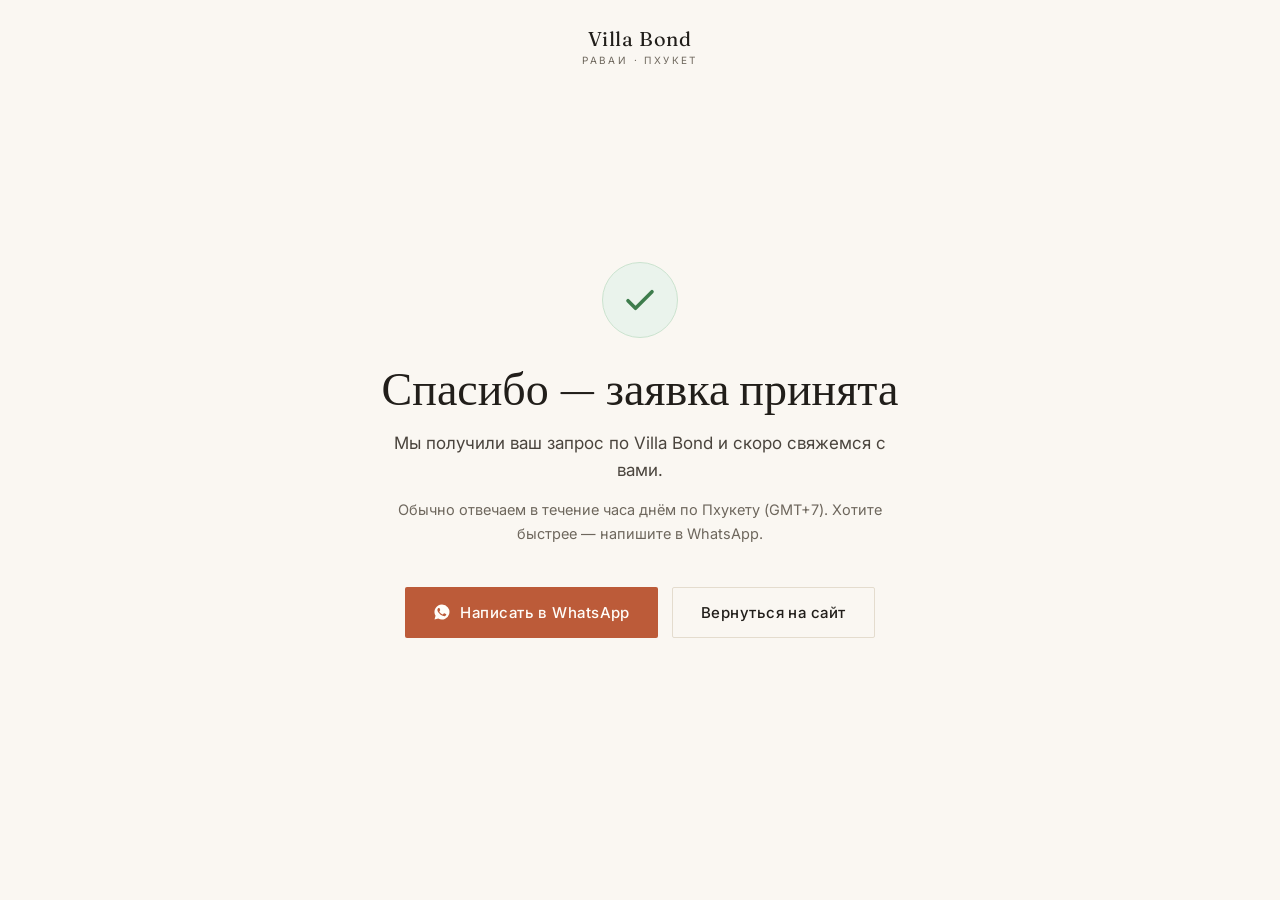
<file: thanks-ru.html>
<!DOCTYPE html>
<html lang="ru">
<head>
  <meta charset="UTF-8">
  <meta name="viewport" content="width=device-width, initial-scale=1.0">
  <title>Спасибо — Villa Bond</title>
  <meta name="robots" content="noindex, follow">
  <link rel="canonical" href="https://villabondphuket.com/thanks-ru.html">
  <link rel="icon" href="/favicon.ico" sizes="any">
  <link rel="icon" type="image/svg+xml" href="/favicon.svg">
  <link rel="icon" type="image/png" sizes="32x32" href="/favicon-32x32.png">
  <link rel="icon" type="image/png" sizes="16x16" href="/favicon-16x16.png">
  <link rel="apple-touch-icon" href="/apple-touch-icon.png">
  <link rel="preconnect" href="https://fonts.googleapis.com">
  <link rel="preconnect" href="https://fonts.gstatic.com" crossorigin>
  <link href="https://fonts.googleapis.com/css2?family=Fraunces:opsz,wght@9..144,340;9..144,400&family=Inter:wght@400;500&display=swap" rel="stylesheet">
  <style>
    :root{--bg:#FAF7F2;--ink:#211E1A;--ink-soft:#4A443D;--mute:#6E675D;--accent:#BC5B39;--accent-d:#A34C2E;--white:#FFFDF9;--line:#E4DCCE}
    *{margin:0;box-sizing:border-box;-webkit-font-smoothing:antialiased}
    body{background:var(--bg);color:var(--ink-soft);font-family:"Inter",-apple-system,sans-serif;min-height:100vh;min-height:100dvh;display:flex;flex-direction:column;align-items:center;justify-content:center;text-align:center;padding:32px 22px}
    .brand{font-family:"Fraunces",serif;font-size:20px;letter-spacing:.04em;color:var(--ink);text-decoration:none;position:fixed;top:26px;left:0;right:0}
    .brand small{display:block;font-size:10px;letter-spacing:.24em;text-transform:uppercase;color:var(--mute);margin-top:3px;font-family:"Inter",sans-serif}
    .check{width:76px;height:76px;border-radius:50%;background:#EAF3EC;border:1px solid #CBE3CF;display:flex;align-items:center;justify-content:center;margin:0 auto 26px}
    .check svg{width:36px;height:36px;stroke:#3E7C4C;stroke-width:2.4;fill:none;stroke-linecap:round;stroke-linejoin:round}
    h1{font-family:"Fraunces",serif;font-weight:400;font-size:clamp(30px,5vw,46px);color:var(--ink);line-height:1.08;margin-bottom:16px}
    p{font-size:17px;line-height:1.6;color:var(--ink-soft);max-width:32rem;margin:0 auto 8px}
    .muted{color:var(--mute);font-size:14.5px;margin-top:6px}
    .cta{display:flex;gap:14px;flex-wrap:wrap;justify-content:center;margin-top:34px}
    .btn{display:inline-flex;align-items:center;gap:9px;font-size:15px;font-weight:500;letter-spacing:.03em;text-decoration:none;padding:15px 28px;border-radius:2px;transition:transform .3s,background .3s,color .3s,border-color .3s}
    .btn:active{transform:scale(.98)}
    .btn-primary{background:var(--accent);color:var(--white)}
    .btn-primary:hover{background:var(--accent-d)}
    .btn-ghost{background:transparent;color:var(--ink);border:1px solid var(--line)}
    .btn-ghost:hover{border-color:var(--ink)}
    .btn svg{width:18px;height:18px}
  </style>
  <!-- Google tag (GA4) -->
  <script async src="https://www.googletagmanager.com/gtag/js?id=G-WYLB90MZLW"></script>
  <script>window.dataLayer=window.dataLayer||[];function gtag(){dataLayer.push(arguments);}gtag('js',new Date());gtag('config','G-WYLB90MZLW');</script>
  <!-- Yandex Metrika -->
  <script type="text/javascript">(function(m,e,t,r,i,k,a){m[i]=m[i]||function(){(m[i].a=m[i].a||[]).push(arguments)};m[i].l=1*new Date();for(var j=0;j<document.scripts.length;j++){if(document.scripts[j].src===r){return;}}k=e.createElement(t),a=e.getElementsByTagName(t)[0],k.async=1,k.src=r,a.parentNode.insertBefore(k,a)})(window,document,"script","https://mc.yandex.ru/metrika/tag.js","ym");ym(110533890,"init",{clickmap:true,trackLinks:true,accurateTrackBounce:true});</script>
  <!-- Fire lead conversion once (this page = completed lead) -->
  <script>window.addEventListener("load",function(){try{if(sessionStorage.getItem("vb_bot")!=="1"&&sessionStorage.getItem("vb_lead")!=="1"){sessionStorage.setItem("vb_lead","1");if(typeof gtag==="function")gtag("event","form_submit");if(typeof ym==="function")ym(110533890,"reachGoal","form_submit");if(typeof fbq==="function")fbq("track","Lead");}}catch(e){}});</script>
</head>
<body>
  <a class="brand" href="/ru.html">Villa Bond<small>Раваи · Пхукет</small></a>

  <div class="check" aria-hidden="true">
    <svg viewBox="0 0 24 24"><path d="M4 12.5l5 5L20 6.5"/></svg>
  </div>
  <h1>Спасибо — заявка принята</h1>
  <p>Мы получили ваш запрос по Villa Bond и скоро свяжемся с вами.</p>
  <p class="muted">Обычно отвечаем в течение часа днём по Пхукету (GMT+7). Хотите быстрее — напишите в WhatsApp.</p>

  <div class="cta">
    <a class="btn btn-primary" href="https://wa.me/6282147551770?text=%D0%97%D0%B4%D1%80%D0%B0%D0%B2%D1%81%D1%82%D0%B2%D1%83%D0%B9%D1%82%D0%B5!%20%D0%AF%20%D1%82%D0%BE%D0%BB%D1%8C%D0%BA%D0%BE%20%D1%87%D1%82%D0%BE%20%D0%BE%D1%82%D0%BF%D1%80%D0%B0%D0%B2%D0%B8%D0%BB%20%D0%B7%D0%B0%D1%8F%D0%B2%D0%BA%D1%83%20%D0%BF%D0%BE%20Villa%20Bond.%20%D0%9C%D0%BE%D0%B6%D0%BD%D0%BE%20%D0%BF%D1%80%D0%BE%D0%B4%D0%BE%D0%BB%D0%B6%D0%B8%D1%82%D1%8C%20%D0%B7%D0%B4%D0%B5%D1%81%D1%8C%3F" target="_blank" rel="noopener">
      <svg viewBox="0 0 24 24" fill="currentColor" aria-hidden="true"><path d="M12 2a10 10 0 0 0-8.6 15.1L2 22l5-1.3A10 10 0 1 0 12 2Zm5.5 14.1c-.2.7-1.3 1.3-1.9 1.4-.5.1-1.1.1-1.8-.1-.4-.1-1-.3-1.7-.6-2.9-1.3-4.8-4.2-5-4.4-.1-.2-1.2-1.6-1.2-3s.7-2.1 1-2.4c.2-.3.5-.3.7-.3h.5c.2 0 .4 0 .6.4l.8 2c.1.2.1.4 0 .6l-.4.6-.5.6c-.1.2-.3.3-.1.6.2.3.8 1.3 1.7 2.1 1.2 1.1 2.2 1.4 2.5 1.6.3.1.5.1.7-.1l1-1.2c.2-.3.4-.2.7-.1l2 .9c.3.2.5.3.6.4 0 .2 0 .7-.2 1Z"/></svg>
      Написать в WhatsApp
    </a>
    <a class="btn btn-ghost" href="/ru.html">Вернуться на сайт</a>
  </div>
</body>
</html>
</file>
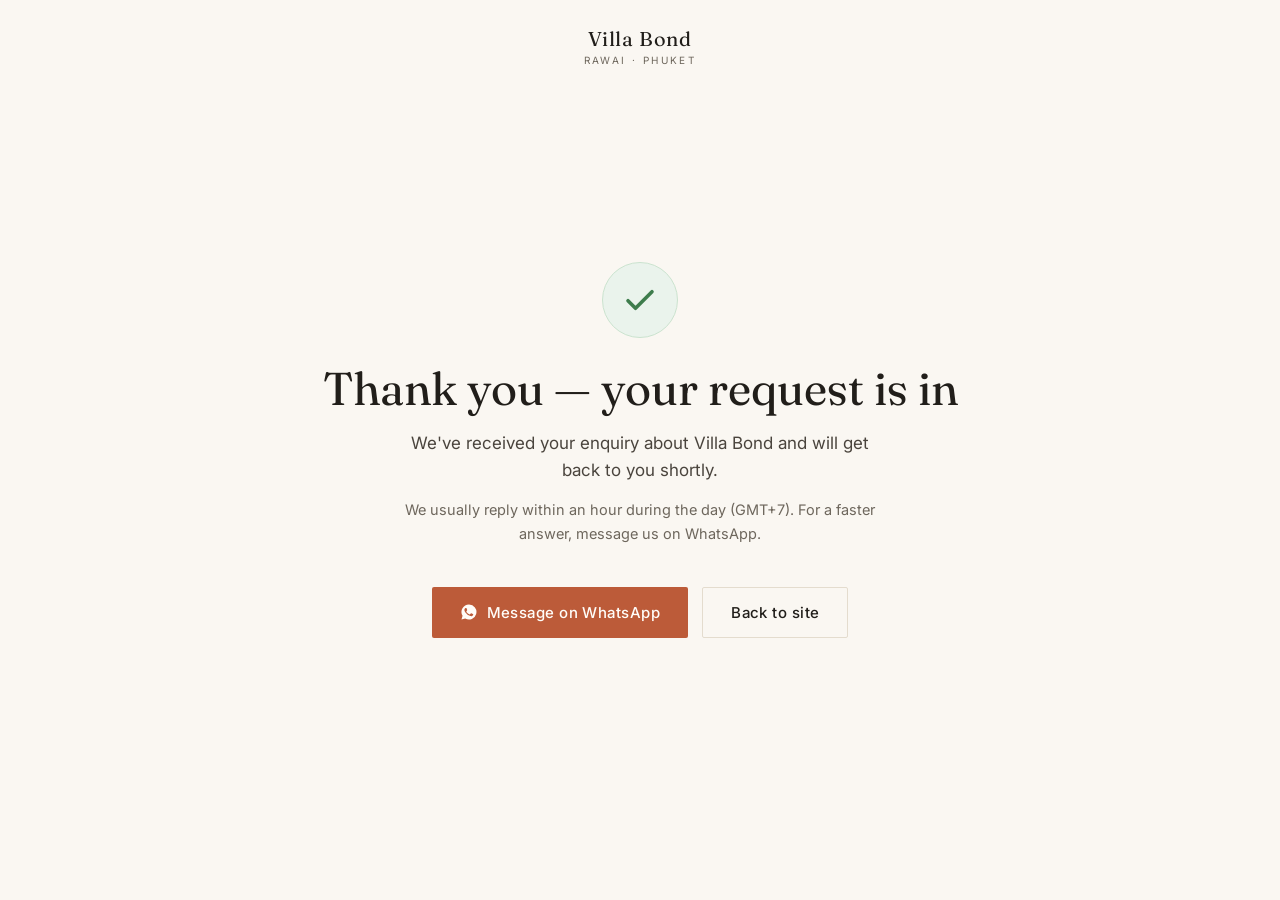
<file: thanks.html>
<!DOCTYPE html>
<html lang="en">
<head>
  <meta charset="UTF-8">
  <meta name="viewport" content="width=device-width, initial-scale=1.0">
  <title>Thank you — Villa Bond</title>
  <meta name="robots" content="noindex, follow">
  <link rel="canonical" href="https://villabondphuket.com/thanks.html">
  <link rel="icon" href="/favicon.ico" sizes="any">
  <link rel="icon" type="image/svg+xml" href="/favicon.svg">
  <link rel="icon" type="image/png" sizes="32x32" href="/favicon-32x32.png">
  <link rel="icon" type="image/png" sizes="16x16" href="/favicon-16x16.png">
  <link rel="apple-touch-icon" href="/apple-touch-icon.png">
  <link rel="preconnect" href="https://fonts.googleapis.com">
  <link rel="preconnect" href="https://fonts.gstatic.com" crossorigin>
  <link href="https://fonts.googleapis.com/css2?family=Fraunces:opsz,wght@9..144,340;9..144,400&family=Inter:wght@400;500&display=swap" rel="stylesheet">
  <style>
    :root{--bg:#FAF7F2;--ink:#211E1A;--ink-soft:#4A443D;--mute:#6E675D;--accent:#BC5B39;--accent-d:#A34C2E;--white:#FFFDF9;--line:#E4DCCE}
    *{margin:0;box-sizing:border-box;-webkit-font-smoothing:antialiased}
    body{background:var(--bg);color:var(--ink-soft);font-family:"Inter",-apple-system,sans-serif;min-height:100vh;min-height:100dvh;display:flex;flex-direction:column;align-items:center;justify-content:center;text-align:center;padding:32px 22px}
    .brand{font-family:"Fraunces",serif;font-size:20px;letter-spacing:.04em;color:var(--ink);text-decoration:none;position:fixed;top:26px;left:0;right:0}
    .brand small{display:block;font-size:10px;letter-spacing:.24em;text-transform:uppercase;color:var(--mute);margin-top:3px;font-family:"Inter",sans-serif}
    .check{width:76px;height:76px;border-radius:50%;background:#EAF3EC;border:1px solid #CBE3CF;display:flex;align-items:center;justify-content:center;margin:0 auto 26px}
    .check svg{width:36px;height:36px;stroke:#3E7C4C;stroke-width:2.4;fill:none;stroke-linecap:round;stroke-linejoin:round}
    h1{font-family:"Fraunces",serif;font-weight:400;font-size:clamp(30px,5vw,46px);color:var(--ink);line-height:1.08;margin-bottom:16px}
    p{font-size:17px;line-height:1.6;color:var(--ink-soft);max-width:30rem;margin:0 auto 8px}
    .muted{color:var(--mute);font-size:14.5px;margin-top:6px}
    .cta{display:flex;gap:14px;flex-wrap:wrap;justify-content:center;margin-top:34px}
    .btn{display:inline-flex;align-items:center;gap:9px;font-size:15px;font-weight:500;letter-spacing:.03em;text-decoration:none;padding:15px 28px;border-radius:2px;transition:transform .3s,background .3s,color .3s,border-color .3s}
    .btn:active{transform:scale(.98)}
    .btn-primary{background:var(--accent);color:var(--white)}
    .btn-primary:hover{background:var(--accent-d)}
    .btn-ghost{background:transparent;color:var(--ink);border:1px solid var(--line)}
    .btn-ghost:hover{border-color:var(--ink)}
    .btn svg{width:18px;height:18px}
  </style>
  <!-- Google tag (GA4) -->
  <script async src="https://www.googletagmanager.com/gtag/js?id=G-WYLB90MZLW"></script>
  <script>window.dataLayer=window.dataLayer||[];function gtag(){dataLayer.push(arguments);}gtag('js',new Date());gtag('config','G-WYLB90MZLW');</script>
  <!-- Yandex Metrika -->
  <script type="text/javascript">(function(m,e,t,r,i,k,a){m[i]=m[i]||function(){(m[i].a=m[i].a||[]).push(arguments)};m[i].l=1*new Date();for(var j=0;j<document.scripts.length;j++){if(document.scripts[j].src===r){return;}}k=e.createElement(t),a=e.getElementsByTagName(t)[0],k.async=1,k.src=r,a.parentNode.insertBefore(k,a)})(window,document,"script","https://mc.yandex.ru/metrika/tag.js","ym");ym(110533890,"init",{clickmap:true,trackLinks:true,accurateTrackBounce:true});</script>
  <!-- Fire lead conversion once (this page = completed lead) -->
  <script>window.addEventListener("load",function(){try{if(sessionStorage.getItem("vb_bot")!=="1"&&sessionStorage.getItem("vb_lead")!=="1"){sessionStorage.setItem("vb_lead","1");if(typeof gtag==="function")gtag("event","form_submit");if(typeof ym==="function")ym(110533890,"reachGoal","form_submit");if(typeof fbq==="function")fbq("track","Lead");}}catch(e){}});</script>
</head>
<body>
  <a class="brand" href="/">Villa Bond<small>Rawai · Phuket</small></a>

  <div class="check" aria-hidden="true">
    <svg viewBox="0 0 24 24"><path d="M4 12.5l5 5L20 6.5"/></svg>
  </div>
  <h1>Thank you — your request is in</h1>
  <p>We've received your enquiry about Villa Bond and will get back to you shortly.</p>
  <p class="muted">We usually reply within an hour during the day (GMT+7). For a faster answer, message us on WhatsApp.</p>

  <div class="cta">
    <a class="btn btn-primary" href="https://wa.me/6282147551770?text=Hello!%20I%20just%20sent%20a%20request%20about%20Villa%20Bond.%20Could%20we%20continue%20here%3F" target="_blank" rel="noopener">
      <svg viewBox="0 0 24 24" fill="currentColor" aria-hidden="true"><path d="M12 2a10 10 0 0 0-8.6 15.1L2 22l5-1.3A10 10 0 1 0 12 2Zm5.5 14.1c-.2.7-1.3 1.3-1.9 1.4-.5.1-1.1.1-1.8-.1-.4-.1-1-.3-1.7-.6-2.9-1.3-4.8-4.2-5-4.4-.1-.2-1.2-1.6-1.2-3s.7-2.1 1-2.4c.2-.3.5-.3.7-.3h.5c.2 0 .4 0 .6.4l.8 2c.1.2.1.4 0 .6l-.4.6-.5.6c-.1.2-.3.3-.1.6.2.3.8 1.3 1.7 2.1 1.2 1.1 2.2 1.4 2.5 1.6.3.1.5.1.7-.1l1-1.2c.2-.3.4-.2.7-.1l2 .9c.3.2.5.3.6.4 0 .2 0 .7-.2 1Z"/></svg>
      Message on WhatsApp
    </a>
    <a class="btn btn-ghost" href="/">Back to site</a>
  </div>
</body>
</html>
</file>
